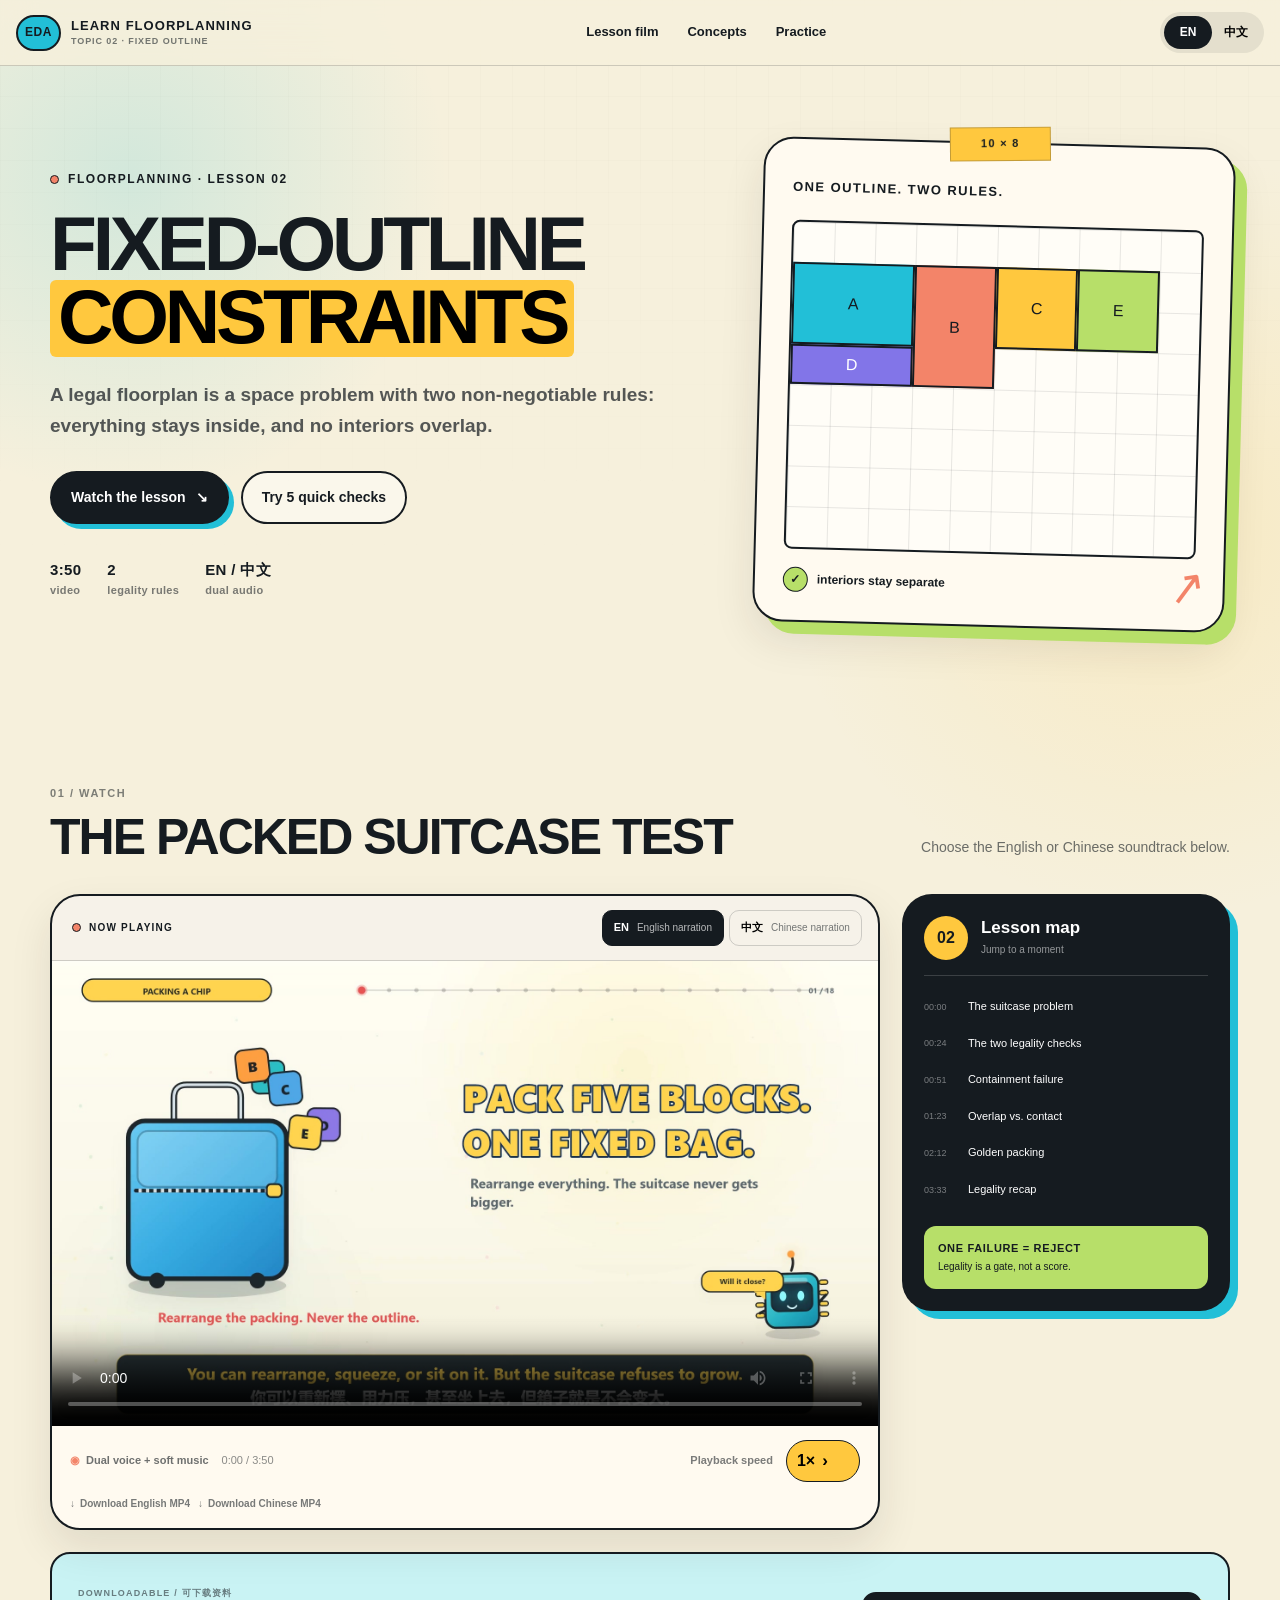
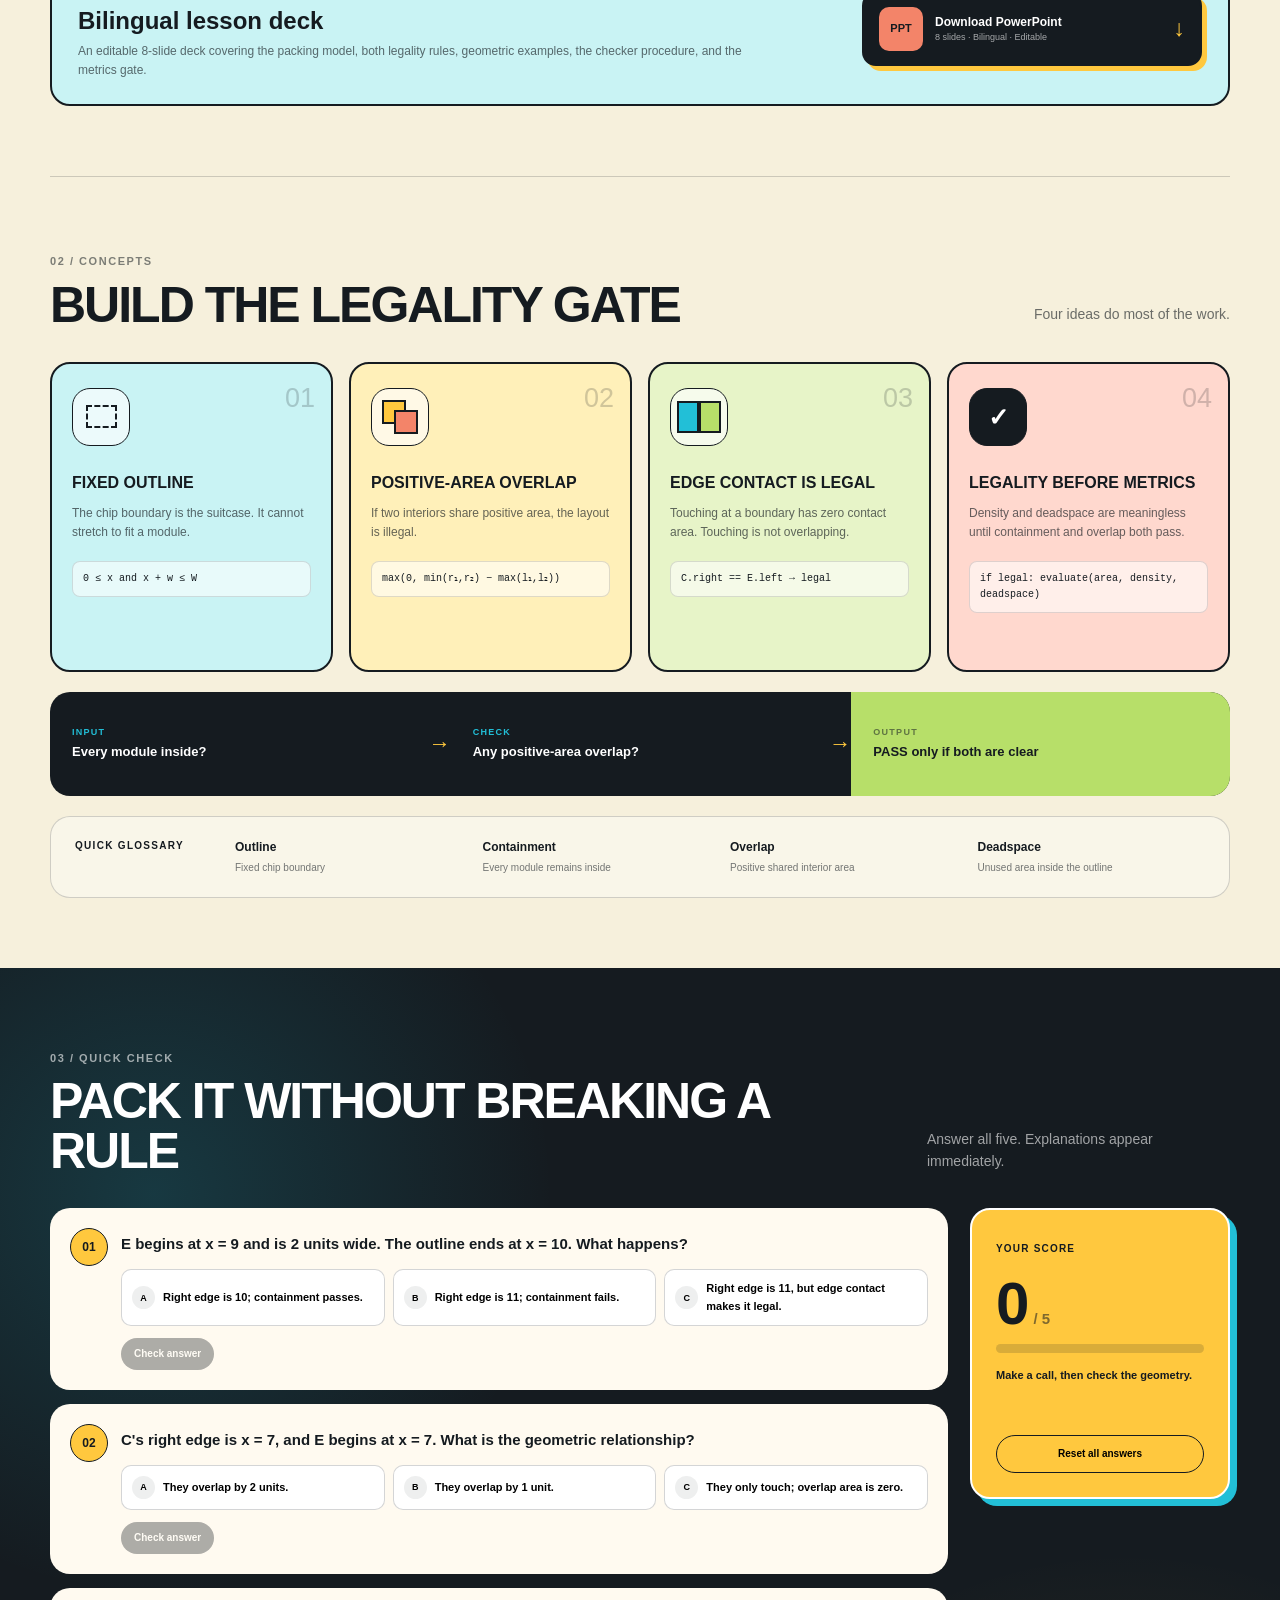
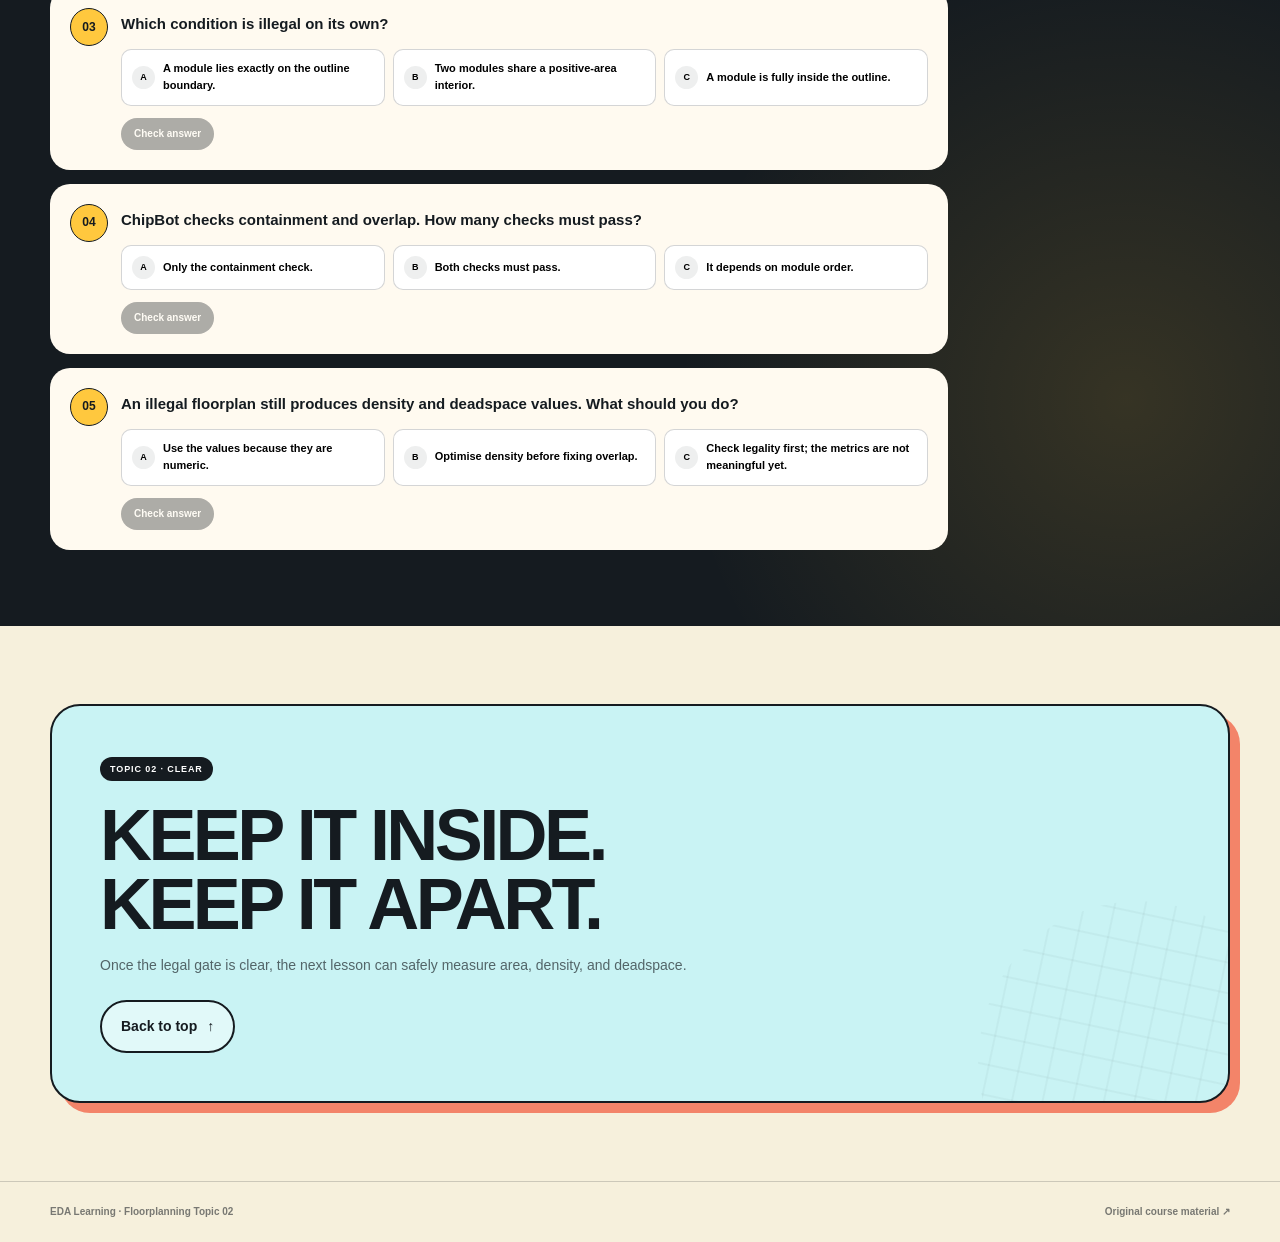
<file: index.html>
<!doctype html>
<html lang="en" data-lang="en">
  <head>
    <meta charset="utf-8">
    <meta name="viewport" content="width=device-width, initial-scale=1">
    <meta
      name="description"
      content="A bilingual Floorplanning Topic 02 lesson on fixed-outline constraints."
    >
    <title>Fixed-Outline Constraints | 固定轮廓约束</title>
    <link rel="icon" href="assets/favicon.svg" type="image/svg+xml">
    <link rel="stylesheet" href="styles.css">
  </head>
  <body>
    <a class="skip-link" href="#lesson">
      <span class="en">Skip to lesson</span>
      <span class="zh">跳到课程</span>
    </a>

    <header class="site-header">
      <div class="header-inner">
        <a class="brand" href="#top" aria-label="EDA Learning home">
          <span class="brand-chip">EDA</span>
          <span class="brand-copy">
            <strong>LEARN FLOORPLANNING</strong>
            <small>TOPIC 02 · FIXED OUTLINE</small>
          </span>
        </a>

        <nav class="top-nav" aria-label="Page sections">
          <a href="#lesson"><span class="en">Lesson film</span><span class="zh">教学视频</span></a>
          <a href="#concepts"><span class="en">Concepts</span><span class="zh">概念</span></a>
          <a href="#practice"><span class="en">Practice</span><span class="zh">练习</span></a>
        </nav>

        <div class="language-switch" role="group" aria-label="Language">
          <button class="lang-button is-active" type="button" data-set-lang="en">EN</button>
          <button class="lang-button" type="button" data-set-lang="zh">中文</button>
        </div>
      </div>
    </header>

    <main id="top">
      <section class="hero shell">
        <div class="hero-copy">
          <div class="eyebrow">
            <span class="eyebrow-dot"></span>
            <span class="en">FLOORPLANNING · LESSON 02</span>
            <span class="zh">芯片布局规划 · 第 02 课</span>
          </div>

          <h1>
            <span class="en">FIXED-OUTLINE<br><mark>CONSTRAINTS</mark></span>
            <span class="zh">固定轮廓<br><mark>合法性约束</mark></span>
          </h1>

          <p class="hero-lead">
            <span class="en">
              A legal floorplan is a space problem with two non-negotiable rules:
              everything stays inside, and no interiors overlap.
            </span>
            <span class="zh">
              合法布局本质上是一个空间问题，有两条不可妥协的规则：
              所有模块都在轮廓内，任意两个模块的内部都不重叠。
            </span>
          </p>

          <div class="hero-actions">
            <a class="primary-button" href="#lesson">
              <span class="en">Watch the lesson</span>
              <span class="zh">开始观看</span>
              <span aria-hidden="true">↘</span>
            </a>
            <a class="secondary-button" href="#practice">
              <span class="en">Try 5 quick checks</span>
              <span class="zh">完成 5 道练习</span>
            </a>
          </div>

          <ul class="hero-facts" aria-label="Lesson facts">
            <li><strong>3:50</strong><span class="en">video</span><span class="zh">视频</span></li>
            <li><strong>2</strong><span class="en">legality rules</span><span class="zh">条合法性规则</span></li>
            <li><strong>EN / 中文</strong><span class="en">dual audio</span><span class="zh">双语言音轨</span></li>
          </ul>
        </div>

        <div class="hero-board" aria-hidden="true">
          <div class="board-tape">10 × 8</div>
          <div class="board-caption">
            <span class="en">ONE OUTLINE. TWO RULES.</span>
            <span class="zh">一个轮廓，两条规则。</span>
          </div>
          <div class="board-grid">
            <div class="block block-a">A</div>
            <div class="block block-d">D</div>
            <div class="block block-b">B</div>
            <div class="block block-c">C</div>
            <div class="block block-e">E</div>
          </div>
          <div class="board-note">
            <span class="check-dot">✓</span>
            <span class="en">interiors stay separate</span>
            <span class="zh">内部区域互不重叠</span>
          </div>
          <div class="hand-arrow">↗</div>
        </div>
      </section>

      <section class="lesson-section shell" id="lesson">
        <div class="section-heading">
          <div>
            <span class="section-kicker">01 / <span class="en">WATCH</span><span class="zh">观看</span></span>
            <h2><span class="en">THE PACKED SUITCASE TEST</span><span class="zh">“装箱”合法性测试</span></h2>
          </div>
          <p>
            <span class="en">Choose the English or Chinese soundtrack below.</span>
            <span class="zh">在播放器上方切换英文或中文配音。</span>
          </p>
        </div>

        <div class="lesson-layout">
          <div class="player-card">
            <div class="player-topbar">
              <div class="now-playing">
                <span class="live-dot"></span>
                <span class="en">NOW PLAYING</span>
                <span class="zh">正在播放</span>
              </div>
              <div class="video-switch" role="group" aria-label="Video language">
                <button class="video-tab is-active" type="button" data-video-lang="en">
                  <span>EN</span>
                  <small class="en">English narration</small>
                  <small class="zh">英文旁白</small>
                </button>
                <button class="video-tab" type="button" data-video-lang="zh">
                  <span>中文</span>
                  <small class="en">Chinese narration</small>
                  <small class="zh">中文旁白</small>
                </button>
              </div>
            </div>

            <div class="video-stage">
              <video
                class="lesson-video is-current"
                id="video-en"
                controls
                playsinline
                preload="metadata"
                poster="assets/poster.jpg"
              >
                <source
                  src="videos/lesson-en.mp4"
                  type="video/mp4"
                >
              </video>
              <video
                class="lesson-video"
                id="video-zh"
                controls
                playsinline
                preload="metadata"
                poster="assets/poster.jpg"
                hidden
              >
                <source
                  src="videos/lesson-zh.mp4"
                  type="video/mp4"
                >
              </video>
            </div>

            <div class="player-toolbar">
              <div class="player-meta">
                <span class="audio-badge">
                  <span aria-hidden="true">◉</span>
                  <span class="en">Dual voice + soft music</span>
                  <span class="zh">双声线 + 轻音乐</span>
                </span>
                <span class="time-readout" id="time-readout">0:00 / 3:50</span>
              </div>

              <div class="speed-control">
                <span class="speed-label">
                  <span class="en">Playback speed</span>
                  <span class="zh">播放速度</span>
                </span>
                <button
                  class="speed-button"
                  id="speed-button"
                  type="button"
                  aria-label="Change playback speed"
                >
                  <span id="speed-value">1×</span>
                  <span class="speed-arrows" aria-hidden="true">›</span>
                </button>
              </div>
            </div>

            <div class="download-row">
              <a href="videos/lesson-en.mp4" download>
                <span aria-hidden="true">↓</span>
                <span class="en">Download English MP4</span>
                <span class="zh">下载英文版 MP4</span>
              </a>
              <a href="videos/lesson-zh.mp4" download>
                <span aria-hidden="true">↓</span>
                <span class="en">Download Chinese MP4</span>
                <span class="zh">下载中文版 MP4</span>
              </a>
            </div>
          </div>

          <aside class="chapter-card">
            <div class="chapter-card-head">
              <span class="chapter-icon">02</span>
              <div>
                <h3><span class="en">Lesson map</span><span class="zh">课程导航</span></h3>
                <p><span class="en">Jump to a moment</span><span class="zh">跳到关键片段</span></p>
              </div>
            </div>
            <div class="chapter-list">
              <button type="button" data-seek="0">
                <span>00:00</span>
                <span class="en">The suitcase problem</span>
                <span class="zh">登机箱难题</span>
              </button>
              <button type="button" data-seek="24.56">
                <span>00:24</span>
                <span class="en">The two legality checks</span>
                <span class="zh">两项合法性检查</span>
              </button>
              <button type="button" data-seek="51.62">
                <span>00:51</span>
                <span class="en">Containment failure</span>
                <span class="zh">包含性失败</span>
              </button>
              <button type="button" data-seek="83.14">
                <span>01:23</span>
                <span class="en">Overlap vs. contact</span>
                <span class="zh">重叠与接触</span>
              </button>
              <button type="button" data-seek="132.35">
                <span>02:12</span>
                <span class="en">Golden packing</span>
                <span class="zh">标准合法布局</span>
              </button>
              <button type="button" data-seek="213.09">
                <span>03:33</span>
                <span class="en">Legality recap</span>
                <span class="zh">合法性总结</span>
              </button>
            </div>
            <div class="chapter-rule">
              <strong class="en">ONE FAILURE = REJECT</strong>
              <strong class="zh">任何一项失败 = 拒绝</strong>
              <span class="en">Legality is a gate, not a score.</span>
              <span class="zh">合法性是门槛，不是评分。</span>
            </div>
          </aside>
        </div>

        <div class="resource-download">
          <div class="resource-copy">
            <span class="resource-kicker">DOWNLOADABLE / 可下载资料</span>
            <h3>
              <span class="en">Bilingual lesson deck</span>
              <span class="zh">双语课程 PPT</span>
            </h3>
            <p>
              <span class="en">
                An editable 8-slide deck covering the packing model, both legality rules,
                geometric examples, the checker procedure, and the metrics gate.
              </span>
              <span class="zh">
                8 页可编辑演示文稿，涵盖装箱类比、两项合法性规则、几何示例、
                检查流程和指标计算门槛。
              </span>
            </p>
          </div>
          <a
            class="ppt-download-button"
            href="downloads/floorplanning_topic02_bilingual_lesson_deck.pptx"
            download
          >
            <span class="ppt-file-mark">PPT</span>
            <span class="ppt-button-copy">
              <strong><span class="en">Download PowerPoint</span><span class="zh">下载 PowerPoint</span></strong>
              <small><span class="en">8 slides · Bilingual · Editable</span><span class="zh">8 页 · 中英双语 · 可编辑</span></small>
            </span>
            <span class="ppt-arrow" aria-hidden="true">↓</span>
          </a>
        </div>
      </section>

      <section class="concepts-section shell" id="concepts">
        <div class="section-heading">
          <div>
            <span class="section-kicker">02 / <span class="en">CONCEPTS</span><span class="zh">概念</span></span>
            <h2><span class="en">BUILD THE LEGALITY GATE</span><span class="zh">搭建合法性关卡</span></h2>
          </div>
          <p>
            <span class="en">Four ideas do most of the work.</span>
            <span class="zh">掌握下面四个核心概念，就能判断绝大部分固定轮廓问题。</span>
          </p>
        </div>

        <div class="concept-grid">
          <article class="concept-card cyan-card">
            <div class="concept-number">01</div>
            <div class="concept-icon outline-icon" aria-hidden="true"><span></span></div>
            <h3><span class="en">FIXED OUTLINE</span><span class="zh">固定轮廓</span></h3>
            <p>
              <span class="en">
                The chip boundary is the suitcase. It cannot stretch to fit a module.
              </span>
              <span class="zh">
                芯片边界就像登机箱，它不会为了容纳模块而变大。
              </span>
            </p>
            <div class="formula">0 ≤ x and x + w ≤ W</div>
          </article>

          <article class="concept-card yellow-card">
            <div class="concept-number">02</div>
            <div class="concept-icon overlap-icon" aria-hidden="true"><i></i><i></i></div>
            <h3><span class="en">POSITIVE-AREA OVERLAP</span><span class="zh">正面积内部重叠</span></h3>
            <p>
              <span class="en">
                If two interiors share positive area, the layout is illegal.
              </span>
              <span class="zh">
                如果两个模块的内部共享正面积，这个布局就是非法的。
              </span>
            </p>
            <div class="formula">max(0, min(r₁,r₂) − max(l₁,l₂))</div>
          </article>

          <article class="concept-card lime-card">
            <div class="concept-number">03</div>
            <div class="concept-icon edge-icon" aria-hidden="true"><i></i><i></i></div>
            <h3><span class="en">EDGE CONTACT IS LEGAL</span><span class="zh">边缘接触是合法的</span></h3>
            <p>
              <span class="en">
                Touching at a boundary has zero contact area. Touching is not overlapping.
              </span>
              <span class="zh">
                仅在边界接触时，接触面积为零。接触不等于重叠。
              </span>
            </p>
            <div class="formula">C.right == E.left → legal</div>
          </article>

          <article class="concept-card coral-card">
            <div class="concept-number">04</div>
            <div class="concept-icon gate-icon" aria-hidden="true">✓</div>
            <h3><span class="en">LEGALITY BEFORE METRICS</span><span class="zh">先合法，后指标</span></h3>
            <p>
              <span class="en">
                Density and deadspace are meaningless until containment and overlap both pass.
              </span>
              <span class="zh">
                只有包含性和不重叠都通过，密度和空白率才有意义。
              </span>
            </p>
            <div class="formula">if legal: evaluate(area, density, deadspace)</div>
          </article>
        </div>

        <div class="gate-banner">
          <div class="gate-side">
            <span class="gate-label"><span class="en">INPUT</span><span class="zh">输入</span></span>
            <strong><span class="en">Every module inside?</span><span class="zh">所有模块都在轮廓内？</span></strong>
          </div>
          <div class="gate-arrow">→</div>
          <div class="gate-side">
            <span class="gate-label"><span class="en">CHECK</span><span class="zh">检查</span></span>
            <strong><span class="en">Any positive-area overlap?</span><span class="zh">存在正面积内部重叠？</span></strong>
          </div>
          <div class="gate-arrow">→</div>
          <div class="gate-side gate-output">
            <span class="gate-label"><span class="en">OUTPUT</span><span class="zh">输出</span></span>
            <strong><span class="en">PASS only if both are clear</span><span class="zh">两项都通过才算合法</span></strong>
          </div>
        </div>

        <div class="glossary-row">
          <span class="glossary-title"><span class="en">QUICK GLOSSARY</span><span class="zh">术语速查</span></span>
          <dl>
            <div>
              <dt>Outline</dt>
              <dd><span class="en">Fixed chip boundary</span><span class="zh">固定的芯片边界</span></dd>
            </div>
            <div>
              <dt>Containment</dt>
              <dd><span class="en">Every module remains inside</span><span class="zh">每个模块都留在边界内</span></dd>
            </div>
            <div>
              <dt>Overlap</dt>
              <dd><span class="en">Positive shared interior area</span><span class="zh">内部存在正面积交集</span></dd>
            </div>
            <div>
              <dt>Deadspace</dt>
              <dd><span class="en">Unused area inside the outline</span><span class="zh">轮廓内未被使用的面积</span></dd>
            </div>
          </dl>
        </div>
      </section>

      <section class="practice-section" id="practice">
        <div class="shell">
          <div class="section-heading light-heading">
            <div>
              <span class="section-kicker">03 / <span class="en">QUICK CHECK</span><span class="zh">快速检查</span></span>
              <h2><span class="en">PACK IT WITHOUT BREAKING A RULE</span><span class="zh">在不违反规则的前提下完成布局</span></h2>
            </div>
            <p>
              <span class="en">Answer all five. Explanations appear immediately.</span>
              <span class="zh">完成五道题，提交后立即查看解析。</span>
            </p>
          </div>

          <div class="practice-layout">
            <div id="quiz-list" class="quiz-list"></div>

            <aside class="score-card">
              <span class="score-kicker"><span class="en">YOUR SCORE</span><span class="zh">当前得分</span></span>
              <div class="score-ring">
                <strong id="score-value">0</strong>
                <span>/ 5</span>
              </div>
              <div class="score-track"><span id="score-progress"></span></div>
              <p id="score-message">
                <span class="en">Make a call, then check the geometry.</span>
                <span class="zh">先做选择，再检查几何关系。</span>
              </p>
              <button class="reset-button" id="reset-quiz" type="button">
                <span class="en">Reset all answers</span>
                <span class="zh">重新作答</span>
              </button>
            </aside>
          </div>
        </div>
      </section>

      <section class="recap-section shell">
        <div class="recap-card">
          <span class="recap-stamp">TOPIC 02 · CLEAR</span>
          <h2>
            <span class="en">KEEP IT INSIDE.<br>KEEP IT APART.</span>
            <span class="zh">保持在内。<br>保持分离。</span>
          </h2>
          <p>
            <span class="en">
              Once the legal gate is clear, the next lesson can safely measure area,
              density, and deadspace.
            </span>
            <span class="zh">
              只有通过合法性关卡，下一课的面积、密度和空白率计算才有意义。
            </span>
          </p>
          <a href="#top" class="secondary-button">
            <span class="en">Back to top</span>
            <span class="zh">返回顶部</span>
            <span aria-hidden="true">↑</span>
          </a>
        </div>
      </section>
    </main>

    <footer class="site-footer">
      <div class="shell footer-inner">
        <p>
          <span class="en">EDA Learning · Floorplanning Topic 02</span>
          <span class="zh">EDA 学习平台 · 芯片布局规划第 02 课</span>
        </p>
        <a href="https://yongfu-li.github.io/eda-learning/courses/learn_floorplanning/index.html">
          <span class="en">Original course material ↗</span>
          <span class="zh">原始课程资料 ↗</span>
        </a>
      </div>
    </footer>

    <script src="app.js"></script>
  </body>
</html>
</file>
<file: styles.css>
:root {
  --ink: #151b20;
  --paper: #f6f0dc;
  --paper-deep: #eee4c8;
  --cream: #fffaf0;
  --cyan: #22bfd7;
  --cyan-soft: #c9f3f4;
  --lime: #b7df69;
  --lime-soft: #e7f4c8;
  --yellow: #ffc83e;
  --yellow-soft: #fff0b9;
  --coral: #f38469;
  --coral-soft: #ffd8ce;
  --purple: #8275e8;
  --line: rgba(21, 27, 32, 0.18);
  --shadow: 0 18px 42px rgba(36, 34, 27, 0.1);
  --radius-lg: 30px;
  --radius-md: 20px;
  --radius-sm: 12px;
}

* {
  box-sizing: border-box;
}

html {
  scroll-behavior: smooth;
  scroll-padding-top: 110px;
}

body {
  margin: 0;
  color: var(--ink);
  background:
    radial-gradient(circle at 10% 4%, rgba(34, 191, 215, 0.17), transparent 20rem),
    radial-gradient(circle at 91% 12%, rgba(255, 200, 62, 0.16), transparent 24rem),
    var(--paper);
  font-family: "Segoe UI", "Microsoft YaHei", Arial, sans-serif;
  line-height: 1.6;
}

body::before {
  position: fixed;
  inset: 0;
  z-index: -1;
  content: "";
  opacity: 0.44;
  background-image:
    linear-gradient(rgba(21, 27, 32, 0.035) 1px, transparent 1px),
    linear-gradient(90deg, rgba(21, 27, 32, 0.035) 1px, transparent 1px);
  background-size: 32px 32px;
  mask-image: linear-gradient(to bottom, black, transparent 72%);
}

a {
  color: inherit;
}

button,
a {
  -webkit-tap-highlight-color: transparent;
}

button {
  font: inherit;
}

[hidden] {
  display: none !important;
}

html[data-lang="en"] .zh,
html[data-lang="zh"] .en {
  display: none !important;
}

.shell {
  width: min(1180px, calc(100% - 40px));
  margin-inline: auto;
}

.skip-link {
  position: fixed;
  top: 8px;
  left: 50%;
  z-index: 30;
  padding: 10px 18px;
  color: white;
  background: var(--ink);
  border-radius: 999px;
  transform: translate(-50%, -160%);
}

.skip-link:focus {
  transform: translate(-50%, 0);
}

.site-header {
  position: sticky;
  top: 0;
  z-index: 20;
  padding: 12px 0;
  background: rgba(246, 240, 220, 0.84);
  border-bottom: 1px solid var(--line);
  backdrop-filter: blur(16px);
}

.header-inner {
  display: flex;
  align-items: center;
  justify-content: space-between;
  width: min(1280px, calc(100% - 32px));
  margin-inline: auto;
  gap: 24px;
}

.brand {
  display: flex;
  align-items: center;
  gap: 10px;
  text-decoration: none;
}

.brand-chip {
  display: grid;
  width: 45px;
  height: 36px;
  place-items: center;
  color: var(--ink);
  background: var(--cyan);
  border: 2px solid var(--ink);
  border-radius: 999px;
  font-size: 12px;
  font-weight: 900;
  letter-spacing: 0.04em;
}

.brand-copy {
  display: grid;
  line-height: 1.1;
}

.brand-copy strong {
  font-size: 13px;
  letter-spacing: 0.08em;
}

.brand-copy small {
  margin-top: 4px;
  color: rgba(21, 27, 32, 0.58);
  font-size: 9px;
  font-weight: 800;
  letter-spacing: 0.1em;
}

.top-nav {
  display: flex;
  gap: 5px;
}

.top-nav a {
  padding: 7px 12px;
  border-radius: 999px;
  text-decoration: none;
  font-size: 13px;
  font-weight: 700;
}

.top-nav a:hover {
  background: rgba(255, 255, 255, 0.6);
}

.language-switch {
  display: flex;
  padding: 4px;
  background: rgba(21, 27, 32, 0.08);
  border-radius: 999px;
}

.lang-button {
  min-width: 48px;
  padding: 7px 11px;
  border: 0;
  background: transparent;
  border-radius: 999px;
  cursor: pointer;
  font-size: 12px;
  font-weight: 900;
}

.lang-button.is-active {
  color: white;
  background: var(--ink);
}

.hero {
  display: grid;
  grid-template-columns: minmax(0, 1.15fr) minmax(380px, 0.85fr);
  align-items: center;
  gap: 70px;
  min-height: 620px;
  padding-block: 76px 82px;
}

.eyebrow {
  display: flex;
  align-items: center;
  gap: 9px;
  font-size: 12px;
  font-weight: 900;
  letter-spacing: 0.13em;
}

.eyebrow-dot,
.live-dot {
  width: 9px;
  height: 9px;
  background: var(--coral);
  border: 1px solid var(--ink);
  border-radius: 50%;
}

.hero h1 {
  margin: 18px 0 22px;
  font-family: "Arial Black", "Microsoft YaHei", Impact, sans-serif;
  font-size: clamp(50px, 6vw, 88px);
  line-height: 0.94;
  letter-spacing: -0.055em;
}

.hero h1 mark {
  position: relative;
  display: inline-block;
  padding: 0 8px 5px;
  background: var(--yellow);
  border-radius: 6px;
  box-decoration-break: clone;
  -webkit-box-decoration-break: clone;
}

.hero-lead {
  max-width: 650px;
  margin: 0;
  color: rgba(21, 27, 32, 0.72);
  font-size: 19px;
  font-weight: 550;
  line-height: 1.65;
}

.hero-actions {
  display: flex;
  flex-wrap: wrap;
  gap: 12px;
  margin-top: 30px;
}

.primary-button,
.secondary-button {
  display: inline-flex;
  align-items: center;
  justify-content: center;
  gap: 10px;
  padding: 13px 19px;
  border: 2px solid var(--ink);
  border-radius: 999px;
  text-decoration: none;
  font-size: 14px;
  font-weight: 800;
  transition: transform 160ms ease, box-shadow 160ms ease;
}

.primary-button {
  color: white;
  background: var(--ink);
  box-shadow: 5px 5px 0 var(--cyan);
}

.secondary-button {
  background: rgba(255, 255, 255, 0.44);
}

.primary-button:hover,
.secondary-button:hover {
  transform: translate(-2px, -2px);
  box-shadow: 7px 7px 0 var(--cyan);
}

.hero-facts {
  display: flex;
  gap: 26px;
  margin: 34px 0 0;
  padding: 0;
  list-style: none;
}

.hero-facts li {
  display: grid;
  color: rgba(21, 27, 32, 0.56);
  font-size: 11px;
  font-weight: 700;
  letter-spacing: 0.03em;
}

.hero-facts strong {
  color: var(--ink);
  font-size: 15px;
}

.hero-board {
  position: relative;
  min-height: 430px;
  padding: 38px 28px 28px;
  background: var(--cream);
  border: 2px solid var(--ink);
  border-radius: var(--radius-lg);
  box-shadow: 12px 12px 0 var(--lime), var(--shadow);
  transform: rotate(1.5deg);
}

.board-tape {
  position: absolute;
  top: -17px;
  left: 50%;
  padding: 7px 30px;
  background: var(--yellow);
  border: 1px solid rgba(21, 27, 32, 0.25);
  transform: translateX(-50%) rotate(-2deg);
  font-size: 11px;
  font-weight: 900;
  letter-spacing: 0.12em;
}

.board-caption {
  margin-bottom: 22px;
  font-size: 13px;
  font-weight: 900;
  letter-spacing: 0.11em;
}

.board-grid {
  position: relative;
  display: grid;
  grid-template-columns: repeat(10, 1fr);
  grid-template-rows: repeat(8, 1fr);
  aspect-ratio: 10 / 8;
  overflow: hidden;
  background:
    linear-gradient(rgba(21, 27, 32, 0.1) 1px, transparent 1px),
    linear-gradient(90deg, rgba(21, 27, 32, 0.1) 1px, transparent 1px),
    #fffdf7;
  background-size: 10% 12.5%;
  border: 2px solid var(--ink);
  border-radius: 8px;
}

.block {
  display: grid;
  place-items: center;
  border: 2px solid var(--ink);
  font-family: "Arial Black", sans-serif;
}

.block-a {
  grid-area: 2 / 1 / 4 / 4;
  background: var(--cyan);
}

.block-d {
  grid-area: 4 / 1 / 5 / 4;
  background: var(--purple);
  color: white;
}

.block-b {
  grid-area: 2 / 4 / 5 / 6;
  background: var(--coral);
}

.block-c {
  grid-area: 2 / 6 / 4 / 8;
  background: var(--yellow);
}

.block-e {
  grid-area: 2 / 8 / 4 / 10;
  background: var(--lime);
}

.board-note {
  display: flex;
  align-items: center;
  gap: 9px;
  margin-top: 18px;
  font-size: 12px;
  font-weight: 700;
}

.check-dot {
  display: grid;
  width: 25px;
  height: 25px;
  place-items: center;
  background: var(--lime);
  border: 1px solid var(--ink);
  border-radius: 50%;
}

.hand-arrow {
  position: absolute;
  right: 16px;
  bottom: 6px;
  color: var(--coral);
  font-family: cursive;
  font-size: 46px;
  transform: rotate(-10deg);
}

.lesson-section,
.concepts-section {
  padding-block: 70px;
}

.section-heading {
  display: flex;
  align-items: end;
  justify-content: space-between;
  gap: 30px;
  margin-bottom: 32px;
}

.section-heading h2 {
  margin: 7px 0 0;
  font-family: "Arial Black", "Microsoft YaHei", sans-serif;
  font-size: clamp(30px, 4vw, 50px);
  line-height: 1;
  letter-spacing: -0.04em;
}

.section-heading > p {
  max-width: 380px;
  margin: 0 0 4px;
  color: rgba(21, 27, 32, 0.62);
  font-size: 14px;
}

.section-kicker {
  color: rgba(21, 27, 32, 0.54);
  font-size: 11px;
  font-weight: 900;
  letter-spacing: 0.14em;
}

.lesson-layout {
  display: grid;
  grid-template-columns: minmax(0, 2.15fr) minmax(280px, 0.85fr);
  gap: 22px;
  align-items: start;
}

.player-card {
  overflow: hidden;
  background: var(--cream);
  border: 2px solid var(--ink);
  border-radius: var(--radius-lg);
  box-shadow: var(--shadow);
}

.player-topbar {
  display: flex;
  align-items: center;
  justify-content: space-between;
  gap: 18px;
  padding: 14px 16px 14px 20px;
  background: rgba(21, 27, 32, 0.035);
  border-bottom: 1px solid var(--line);
}

.now-playing {
  display: flex;
  align-items: center;
  gap: 8px;
  font-size: 10px;
  font-weight: 900;
  letter-spacing: 0.12em;
}

.video-switch {
  display: flex;
  gap: 5px;
}

.video-tab {
  display: flex;
  align-items: center;
  gap: 8px;
  padding: 8px 11px;
  border: 1px solid var(--line);
  background: transparent;
  border-radius: 10px;
  cursor: pointer;
}

.video-tab > span {
  font-size: 11px;
  font-weight: 900;
}

.video-tab small {
  color: rgba(21, 27, 32, 0.58);
  font-size: 10px;
}

.video-tab.is-active {
  color: white;
  background: var(--ink);
  border-color: var(--ink);
}

.video-tab.is-active small {
  color: rgba(255, 255, 255, 0.7);
}

.video-stage {
  aspect-ratio: 16 / 9;
  background: #090c0e;
}

.lesson-video {
  display: block;
  width: 100%;
  height: 100%;
  object-fit: contain;
  background: #090c0e;
}

.player-toolbar {
  display: flex;
  align-items: center;
  justify-content: space-between;
  gap: 18px;
  padding: 14px 18px;
  border-top: 1px solid var(--line);
}

.player-meta,
.speed-control {
  display: flex;
  align-items: center;
  gap: 13px;
}

.audio-badge {
  display: flex;
  align-items: center;
  gap: 6px;
  color: rgba(21, 27, 32, 0.62);
  font-size: 11px;
  font-weight: 700;
}

.audio-badge > span:first-child {
  color: var(--coral);
}

.time-readout {
  color: rgba(21, 27, 32, 0.5);
  font-size: 11px;
  font-variant-numeric: tabular-nums;
}

.speed-label {
  color: rgba(21, 27, 32, 0.57);
  font-size: 11px;
  font-weight: 700;
}

.speed-button {
  display: flex;
  align-items: center;
  gap: 7px;
  min-width: 74px;
  padding: 7px 10px;
  border: 1px solid var(--ink);
  background: var(--yellow);
  border-radius: 999px;
  cursor: pointer;
  font-weight: 900;
}

.speed-arrows {
  font-size: 17px;
  line-height: 0.7;
}

.download-row {
  display: flex;
  flex-wrap: wrap;
  gap: 8px;
  padding: 0 18px 16px;
}

.download-row a {
  display: inline-flex;
  align-items: center;
  gap: 5px;
  color: rgba(21, 27, 32, 0.58);
  font-size: 10px;
  font-weight: 700;
  text-decoration: none;
}

.download-row a:hover {
  color: var(--ink);
}

.chapter-card {
  padding: 22px;
  background: var(--ink);
  color: white;
  border-radius: var(--radius-lg);
  box-shadow: 8px 8px 0 var(--cyan);
}

.chapter-card-head {
  display: flex;
  align-items: center;
  gap: 13px;
  padding-bottom: 15px;
  border-bottom: 1px solid rgba(255, 255, 255, 0.16);
}

.chapter-icon {
  display: grid;
  width: 44px;
  height: 44px;
  place-items: center;
  color: var(--ink);
  background: var(--yellow);
  border-radius: 50%;
  font-weight: 900;
}

.chapter-card h3 {
  margin: 0;
  font-size: 17px;
  line-height: 1.2;
}

.chapter-card-head p {
  margin: 3px 0 0;
  color: rgba(255, 255, 255, 0.55);
  font-size: 10px;
}

.chapter-list {
  display: grid;
  gap: 1px;
  margin-top: 13px;
}

.chapter-list button {
  display: grid;
  grid-template-columns: 44px 1fr;
  align-items: center;
  padding: 9px 0;
  color: white;
  background: transparent;
  border: 0;
  text-align: left;
  cursor: pointer;
  font-size: 11px;
}

.chapter-list button:hover {
  color: var(--yellow);
}

.chapter-list button span:first-child {
  color: rgba(255, 255, 255, 0.43);
  font-size: 9px;
  font-variant-numeric: tabular-nums;
}

.chapter-rule {
  display: grid;
  margin-top: 18px;
  padding: 14px;
  color: var(--ink);
  background: var(--lime);
  border-radius: var(--radius-sm);
}

.chapter-rule strong {
  font-size: 11px;
  letter-spacing: 0.06em;
}

.chapter-rule span {
  margin-top: 2px;
  font-size: 10px;
}

.resource-download {
  display: grid;
  grid-template-columns: minmax(0, 1fr) 340px;
  align-items: center;
  gap: 26px;
  margin-top: 22px;
  padding: 24px 26px;
  background: var(--cyan-soft);
  border: 2px solid var(--ink);
  border-radius: var(--radius-md);
}

.resource-kicker {
  color: rgba(21, 27, 32, 0.55);
  font-size: 9px;
  font-weight: 900;
  letter-spacing: 0.13em;
}

.resource-copy h3 {
  margin: 5px 0 7px;
  font-family: "Arial Black", "Microsoft YaHei", sans-serif;
  font-size: 24px;
  line-height: 1.1;
}

.resource-copy p {
  max-width: 670px;
  margin: 0;
  color: rgba(21, 27, 32, 0.64);
  font-size: 12px;
}

.ppt-download-button {
  display: flex;
  align-items: center;
  gap: 12px;
  padding: 13px 15px;
  color: white;
  background: var(--ink);
  border: 2px solid var(--ink);
  border-radius: 14px;
  box-shadow: 5px 5px 0 var(--yellow);
  text-decoration: none;
  transition: transform 160ms ease, box-shadow 160ms ease;
}

.ppt-download-button:hover {
  transform: translate(-2px, -2px);
  box-shadow: 7px 7px 0 var(--yellow);
}

.ppt-file-mark {
  display: grid;
  flex: 0 0 44px;
  width: 44px;
  height: 44px;
  place-items: center;
  color: var(--ink);
  background: var(--coral);
  border-radius: 10px;
  font-size: 11px;
  font-weight: 900;
}

.ppt-button-copy {
  display: grid;
  flex: 1;
  line-height: 1.2;
}

.ppt-button-copy strong {
  font-size: 12px;
}

.ppt-button-copy small {
  margin-top: 3px;
  color: rgba(255, 255, 255, 0.62);
  font-size: 9px;
}

.ppt-arrow {
  color: var(--yellow);
  font-size: 23px;
  font-weight: 900;
}

.concepts-section {
  border-top: 1px solid var(--line);
}

.concept-grid {
  display: grid;
  grid-template-columns: repeat(4, minmax(0, 1fr));
  gap: 16px;
}

.concept-card {
  position: relative;
  min-height: 310px;
  overflow: hidden;
  padding: 24px 20px 20px;
  border: 2px solid var(--ink);
  border-radius: var(--radius-md);
  transition: transform 180ms ease, box-shadow 180ms ease;
}

.concept-card:hover {
  transform: translateY(-5px) rotate(-0.5deg);
  box-shadow: 7px 8px 0 var(--ink);
}

.cyan-card {
  background: var(--cyan-soft);
}

.yellow-card {
  background: var(--yellow-soft);
}

.lime-card {
  background: var(--lime-soft);
}

.coral-card {
  background: var(--coral-soft);
}

.concept-number {
  position: absolute;
  top: 13px;
  right: 16px;
  color: rgba(21, 27, 32, 0.2);
  font-family: "Arial Black", sans-serif;
  font-size: 27px;
}

.concept-icon {
  display: grid;
  width: 58px;
  height: 58px;
  place-items: center;
  margin-bottom: 28px;
  background: rgba(255, 255, 255, 0.65);
  border: 1px solid var(--ink);
  border-radius: 18px;
}

.outline-icon span {
  width: 31px;
  height: 23px;
  border: 2px dashed var(--ink);
}

.overlap-icon {
  position: relative;
}

.overlap-icon i {
  position: absolute;
  width: 24px;
  height: 24px;
  background: var(--yellow);
  border: 2px solid var(--ink);
}

.overlap-icon i:first-child {
  transform: translate(-6px, -5px);
}

.overlap-icon i:last-child {
  background: var(--coral);
  transform: translate(6px, 5px);
}

.edge-icon i {
  position: absolute;
  width: 22px;
  height: 32px;
  background: var(--cyan);
  border: 2px solid var(--ink);
}

.edge-icon i:first-child {
  transform: translateX(-11px);
}

.edge-icon i:last-child {
  background: var(--lime);
  transform: translateX(11px);
}

.gate-icon {
  color: white;
  background: var(--ink) !important;
  font-size: 25px;
  font-weight: 900;
}

.concept-card h3 {
  margin: 0 0 11px;
  font-family: "Arial Black", "Microsoft YaHei", sans-serif;
  font-size: 16px;
  line-height: 1.18;
}

.concept-card p {
  margin: 0;
  color: rgba(21, 27, 32, 0.66);
  font-size: 12px;
}

.formula {
  margin-top: 19px;
  padding: 9px 10px;
  overflow-wrap: anywhere;
  background: rgba(255, 255, 255, 0.58);
  border: 1px solid rgba(21, 27, 32, 0.14);
  border-radius: 8px;
  font-family: Consolas, monospace;
  font-size: 10px;
}

.gate-banner {
  display: grid;
  grid-template-columns: 1fr auto 1fr auto 1fr;
  align-items: stretch;
  margin-top: 20px;
  overflow: hidden;
  background: var(--ink);
  color: white;
  border-radius: var(--radius-md);
}

.gate-side {
  display: grid;
  align-content: center;
  min-height: 104px;
  padding: 18px 22px;
}

.gate-label {
  color: var(--cyan);
  font-size: 9px;
  font-weight: 900;
  letter-spacing: 0.14em;
}

.gate-side strong {
  margin-top: 3px;
  font-size: 13px;
}

.gate-arrow {
  display: grid;
  place-items: center;
  color: var(--yellow);
  font-size: 22px;
}

.gate-output {
  background: var(--lime);
  color: var(--ink);
}

.gate-output .gate-label {
  color: rgba(21, 27, 32, 0.55);
}

.glossary-row {
  display: grid;
  grid-template-columns: 140px 1fr;
  gap: 20px;
  margin-top: 20px;
  padding: 21px 24px;
  background: rgba(255, 255, 255, 0.38);
  border: 1px solid var(--line);
  border-radius: var(--radius-md);
}

.glossary-title {
  font-size: 10px;
  font-weight: 900;
  letter-spacing: 0.13em;
}

.glossary-row dl {
  display: grid;
  grid-template-columns: repeat(4, 1fr);
  gap: 20px;
  margin: 0;
}

.glossary-row dt {
  font-size: 12px;
  font-weight: 900;
}

.glossary-row dd {
  margin: 3px 0 0;
  color: rgba(21, 27, 32, 0.59);
  font-size: 10px;
}

.practice-section {
  padding-block: 76px;
  color: white;
  background:
    radial-gradient(circle at 12% 18%, rgba(34, 191, 215, 0.18), transparent 25rem),
    radial-gradient(circle at 88% 82%, rgba(255, 200, 62, 0.14), transparent 28rem),
    var(--ink);
}

.light-heading .section-kicker,
.light-heading > p {
  color: rgba(255, 255, 255, 0.6);
}

.practice-layout {
  display: grid;
  grid-template-columns: minmax(0, 1fr) 260px;
  gap: 22px;
  align-items: start;
}

.quiz-list {
  display: grid;
  gap: 14px;
}

.quiz-card {
  padding: 20px;
  color: var(--ink);
  background: var(--cream);
  border-radius: var(--radius-md);
}

.quiz-head {
  display: grid;
  grid-template-columns: 38px 1fr;
  gap: 13px;
  align-items: start;
}

.quiz-index {
  display: grid;
  width: 38px;
  height: 38px;
  place-items: center;
  background: var(--yellow);
  border: 1px solid var(--ink);
  border-radius: 50%;
  font-size: 12px;
  font-weight: 900;
}

.quiz-question {
  margin: 5px 0 14px;
  font-size: 15px;
  font-weight: 800;
  line-height: 1.45;
}

.quiz-options {
  display: grid;
  grid-template-columns: repeat(3, 1fr);
  gap: 8px;
  margin-left: 51px;
}

.quiz-option {
  display: flex;
  align-items: center;
  gap: 8px;
  padding: 10px;
  background: white;
  border: 1px solid rgba(21, 27, 32, 0.18);
  border-radius: 10px;
  cursor: pointer;
  font-size: 11px;
  font-weight: 650;
  text-align: left;
}

.quiz-option:hover {
  border-color: var(--ink);
}

.quiz-option.is-selected {
  background: var(--cyan-soft);
  border-color: var(--ink);
}

.quiz-option.is-correct {
  background: var(--lime-soft);
  border: 2px solid #669d28;
}

.quiz-option.is-wrong {
  background: var(--coral-soft);
  border: 2px solid #bd4b32;
}

.option-key {
  display: grid;
  flex: 0 0 23px;
  width: 23px;
  height: 23px;
  place-items: center;
  background: rgba(21, 27, 32, 0.07);
  border-radius: 50%;
  font-size: 9px;
  font-weight: 900;
}

.quiz-actions {
  display: flex;
  align-items: center;
  gap: 10px;
  margin: 12px 0 0 51px;
}

.check-button {
  padding: 8px 13px;
  color: white;
  background: var(--ink);
  border: 0;
  border-radius: 999px;
  cursor: pointer;
  font-size: 10px;
  font-weight: 800;
}

.check-button:disabled {
  opacity: 0.35;
  cursor: default;
}

.quiz-feedback {
  display: none;
  flex: 1;
  padding: 8px 11px;
  border-radius: 8px;
  font-size: 10px;
}

.quiz-feedback.is-visible {
  display: block;
}

.quiz-feedback.is-correct {
  background: var(--lime-soft);
}

.quiz-feedback.is-wrong {
  background: var(--coral-soft);
}

.score-card {
  position: sticky;
  top: 95px;
  padding: 24px;
  color: var(--ink);
  background: var(--yellow);
  border: 2px solid white;
  border-radius: var(--radius-md);
  box-shadow: 7px 7px 0 var(--cyan);
}

.score-kicker {
  font-size: 10px;
  font-weight: 900;
  letter-spacing: 0.12em;
}

.score-ring {
  display: flex;
  align-items: baseline;
  margin: 14px 0 10px;
  font-family: "Arial Black", sans-serif;
}

.score-ring strong {
  font-size: 60px;
  line-height: 1;
}

.score-ring span {
  margin-left: 4px;
  color: rgba(21, 27, 32, 0.55);
  font-size: 15px;
  font-weight: 800;
}

.score-track {
  height: 9px;
  overflow: hidden;
  background: rgba(21, 27, 32, 0.16);
  border-radius: 999px;
}

.score-track span {
  display: block;
  width: 0;
  height: 100%;
  background: var(--ink);
  border-radius: inherit;
  transition: width 240ms ease;
}

.score-card p {
  min-height: 54px;
  margin: 14px 0;
  font-size: 11px;
  font-weight: 650;
}

.reset-button {
  width: 100%;
  padding: 10px;
  background: transparent;
  border: 1px solid var(--ink);
  border-radius: 999px;
  cursor: pointer;
  font-size: 10px;
  font-weight: 800;
}

.recap-section {
  padding-block: 78px;
}

.recap-card {
  position: relative;
  overflow: hidden;
  padding: 48px;
  background: var(--cyan-soft);
  border: 2px solid var(--ink);
  border-radius: var(--radius-lg);
  box-shadow: 10px 10px 0 var(--coral);
}

.recap-card::after {
  position: absolute;
  right: -70px;
  bottom: -120px;
  width: 320px;
  height: 320px;
  content: "";
  background:
    linear-gradient(90deg, transparent 48%, rgba(21, 27, 32, 0.1) 49%, rgba(21, 27, 32, 0.1) 51%, transparent 52%),
    linear-gradient(transparent 48%, rgba(21, 27, 32, 0.1) 49%, rgba(21, 27, 32, 0.1) 51%, transparent 52%);
  background-size: 30px 30px;
  border-radius: 50%;
  transform: rotate(12deg);
}

.recap-stamp {
  display: inline-block;
  padding: 5px 10px;
  color: white;
  background: var(--ink);
  border-radius: 999px;
  font-size: 9px;
  font-weight: 900;
  letter-spacing: 0.1em;
}

.recap-card h2 {
  position: relative;
  z-index: 1;
  margin: 20px 0 16px;
  font-family: "Arial Black", "Microsoft YaHei", sans-serif;
  font-size: clamp(38px, 6vw, 72px);
  line-height: 0.95;
  letter-spacing: -0.05em;
}

.recap-card p {
  position: relative;
  z-index: 1;
  max-width: 610px;
  margin: 0 0 24px;
  color: rgba(21, 27, 32, 0.66);
  font-size: 14px;
}

.site-footer {
  padding-block: 22px;
  border-top: 1px solid var(--line);
}

.footer-inner {
  display: flex;
  align-items: center;
  justify-content: space-between;
  gap: 20px;
  color: rgba(21, 27, 32, 0.56);
  font-size: 10px;
  font-weight: 700;
}

.footer-inner p {
  margin: 0;
}

.footer-inner a {
  text-decoration: none;
}

.footer-inner a:hover {
  color: var(--ink);
}

@media (max-width: 1020px) {
  .hero {
    grid-template-columns: 1fr;
    gap: 58px;
  }

  .hero-board {
    width: min(520px, 100%);
  }

  .lesson-layout,
  .practice-layout,
  .resource-download {
    grid-template-columns: 1fr;
  }

  .chapter-card {
    box-shadow: 7px 7px 0 var(--cyan);
  }

  .chapter-list {
    grid-template-columns: repeat(2, 1fr);
    column-gap: 22px;
  }

  .concept-grid {
    grid-template-columns: repeat(2, minmax(0, 1fr));
  }

  .score-card {
    position: static;
  }
}

@media (max-width: 760px) {
  .shell {
    width: min(100% - 24px, 1180px);
  }

  .site-header {
    padding: 8px 0;
  }

  .header-inner {
    gap: 10px;
  }

  .brand-copy {
    display: none;
  }

  .top-nav {
    display: none;
  }

  .hero {
    min-height: auto;
    padding-block: 52px 66px;
  }

  .hero h1 {
    font-size: clamp(43px, 14vw, 66px);
  }

  .hero-board {
    min-height: 350px;
  }

  .hero-facts {
    flex-wrap: wrap;
    gap: 18px;
  }

  .section-heading {
    display: block;
  }

  .section-heading > p {
    margin-top: 12px;
  }

  .player-topbar,
  .player-toolbar {
    align-items: stretch;
    flex-direction: column;
  }

  .video-switch,
  .video-tab {
    flex: 1;
  }

  .video-tab {
    justify-content: center;
  }

  .player-meta,
  .speed-control {
    justify-content: space-between;
  }

  .concept-grid {
    grid-template-columns: 1fr;
  }

  .concept-card {
    min-height: 260px;
  }

  .gate-banner {
    grid-template-columns: 1fr;
  }

  .gate-arrow {
    transform: rotate(90deg);
  }

  .glossary-row {
    grid-template-columns: 1fr;
  }

  .glossary-row dl {
    grid-template-columns: repeat(2, 1fr);
  }

  .chapter-list {
    grid-template-columns: 1fr;
  }

  .quiz-options {
    grid-template-columns: 1fr;
    margin-left: 0;
  }

  .quiz-actions {
    align-items: stretch;
    flex-direction: column;
    margin-left: 0;
  }

  .recap-card {
    padding: 30px 24px;
  }

  .footer-inner {
    align-items: flex-start;
    flex-direction: column;
  }
}

@media (prefers-reduced-motion: reduce) {
  *,
  *::before,
  *::after {
    scroll-behavior: auto !important;
    transition: none !important;
  }
}
</file>
